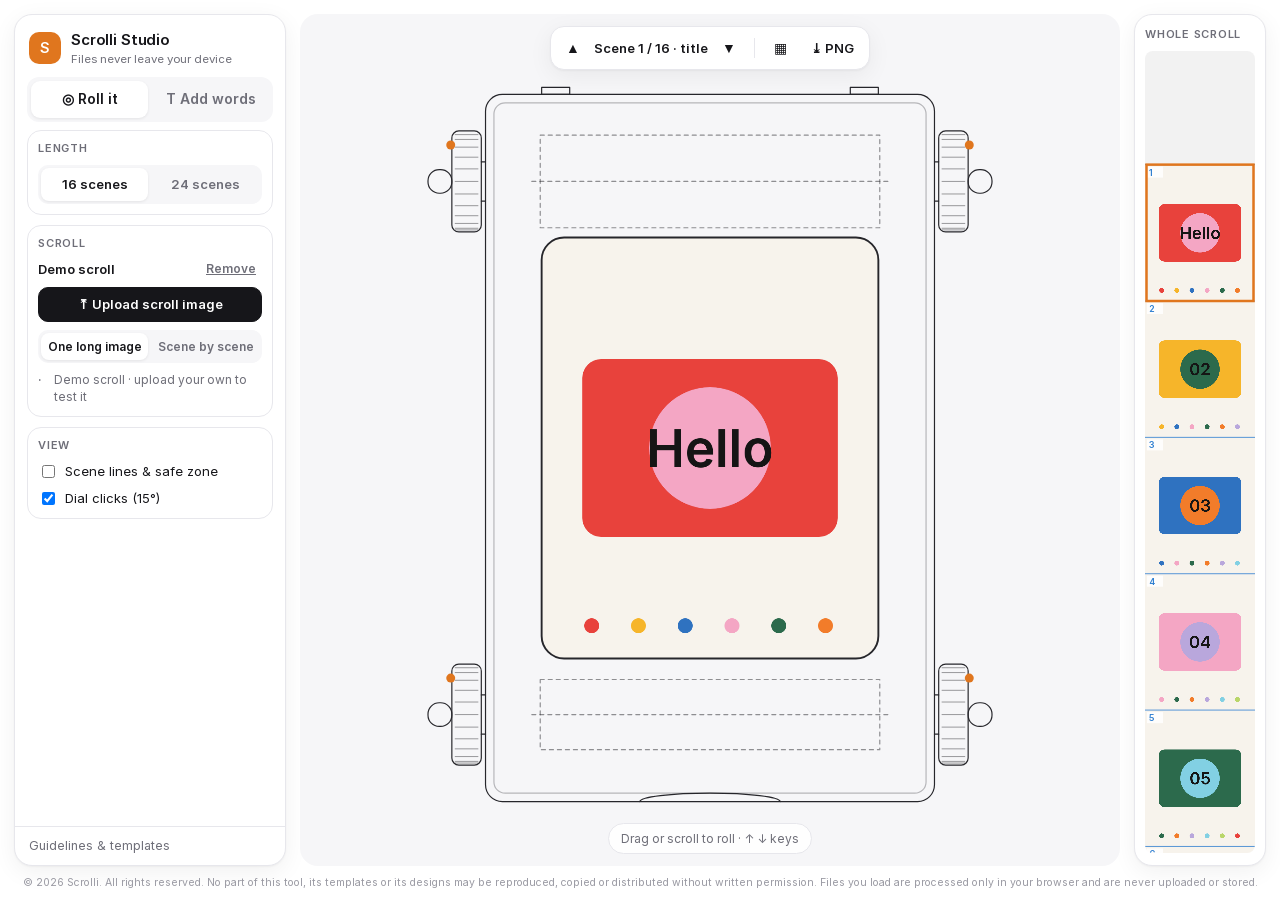
<file: index.html>
<!doctype html>
<html lang="en">
<head>
<meta charset="utf-8">
<meta name="viewport" content="width=device-width, initial-scale=1">
<!-- Privacy: this page cannot send anything anywhere. Files you pick stay in this browser tab. -->
<meta http-equiv="Content-Security-Policy" content="default-src 'self'; img-src 'self' blob: data:; style-src 'self' 'unsafe-inline'; script-src 'self'; connect-src 'none'; form-action 'none'; font-src 'self' blob: data:">
<title>Scrolli Studio</title>
<link rel="stylesheet" href="style.css?v=3">
</head>
<body>
<div class="app">

  <!-- ===== LEFT SIDEBAR ===== -->
  <aside class="side" aria-label="Tools">
    <div class="brand"><span class="logo">S</span><div><b>Scrolli Studio</b><small>Files never leave your device</small></div></div>

    <div class="tabs" role="tablist" aria-label="Mode">
      <button type="button" role="tab" aria-selected="true" id="viewRoll">◎ Roll it</button>
      <button type="button" role="tab" aria-selected="false" id="viewWords">T Add words</button>
    </div>

    <div class="sidescroll">
      <!-- shared -->
      <section class="card" data-show="both">
        <h3>Length</h3>
        <div class="seg" role="radiogroup" aria-label="Number of scenes">
          <button type="button" role="radio" aria-checked="true" data-scenes="16">16 scenes</button>
          <button type="button" role="radio" aria-checked="false" data-scenes="24">24 scenes</button>
        </div>
      </section>

      <section class="card" data-show="both">
        <h3>Scroll</h3>
        <div class="current"><span id="fileName">Demo scroll</span><button type="button" class="link" id="remove">Remove</button></div>
        <label class="btn primary file" id="drop">
          <input type="file" id="file" accept="image/png,image/jpeg,image/webp">
          <span id="dropText">⤒ Upload scroll image</span>
        </label>
        <div class="seg mini" role="radiogroup" aria-label="Upload type">
          <button type="button" role="radio" aria-checked="true" data-mode="strip">One long image</button>
          <button type="button" role="radio" aria-checked="false" data-mode="scenes">Scene by scene</button>
        </div>
        <ul class="checks" id="checkList"></ul>
      </section>

      <!-- words tools -->
      <section class="card" data-show="words">
        <h3>Words</h3>
        <button type="button" class="btn primary" id="wAdd">+ Add words</button>
        <label class="btn file">Load script (.md)<input type="file" id="wScript" accept=".md,.txt,.markdown"></label>
        <div id="wControls" class="wctl">
          <textarea id="wText" rows="2" data-need placeholder="Select words on the scroll (double-click to type there)"></textarea>
          <div class="row"><select id="wFont" data-need aria-label="Font"></select><label class="btn file icon" title="Add your font file">+ Font<input type="file" id="wFontFile" accept=".ttf,.otf,.woff,.woff2" multiple></label></div>
          <div class="row"><span class="lab">Size</span><input type="range" id="wSize" min="6" max="120" step="1" data-need><input type="number" id="wSizeN" min="6" max="200" data-need aria-label="Size in pt"><span class="unit">pt</span></div>
          <div class="row"><span class="lab">Lines</span><input type="range" id="wLh" min="0.8" max="2" step="0.05" data-need aria-label="Line spacing"></div>
          <div class="row swatches" id="swatches"><input type="color" id="wColor" data-need aria-label="Custom colour"></div>
          <div class="row">
            <button type="button" class="btn sq" data-align="left" data-need title="Align left">⟸</button>
            <button type="button" class="btn sq" data-align="center" data-need title="Centre">≡</button>
            <button type="button" class="btn sq" data-align="right" data-need title="Align right">⟹</button>
            <label class="tog"><input type="checkbox" id="wBold" data-need> Bold</label>
          </div>
          <div class="row"><button type="button" class="btn" id="wAll" data-need>Style → all</button><button type="button" class="btn danger" id="wDel" data-need>Delete</button></div>
        </div>
        <div class="row"><button type="button" class="btn" id="wSave">Save words</button><label class="btn file">Open words<input type="file" id="wLoad" accept=".json"></label></div>
        <p class="tiny">Right-click the scroll for a quick menu. Double-click words to type in place.</p>
      </section>

      <section class="card" data-show="both">
        <h3>View</h3>
        <label class="tog"><input type="checkbox" id="guides"> Scene lines &amp; safe zone</label>
        <label class="tog" data-show="roll"><input type="checkbox" id="clicks" checked> Dial clicks (15°)</label>
      </section>
    </div>

    <nav class="sidefoot"><a href="guidelines.html">Guidelines &amp; templates</a></nav>
  </aside>

  <!-- ===== CANVAS ===== -->
  <main class="stage" aria-label="Scroll viewer">
    <div class="toolbar" role="toolbar" aria-label="Navigate">
      <button type="button" class="tb" id="prev" title="Previous scene (Page Up)">▲</button>
      <span class="counter" id="counter" aria-live="polite">Scene 1 / 16</span>
      <button type="button" class="tb" id="next" title="Next scene (Page Down)">▼</button>
      <span class="sep"></span>
      <button type="button" class="tb" id="tbGuides" title="Scene lines &amp; safe zone">▦</button>
      <button type="button" class="tb wide" id="wPng" title="Download a preview PNG of the whole scroll">⤓ PNG</button>
    </div>
    <div class="viewer" id="viewer">
      <canvas id="cv" aria-label="Scroll viewer"></canvas>
      <textarea id="inline" class="inline" hidden aria-label="Edit words"></textarea>
    </div>
    <p class="pill" id="hint">Drag or scroll to roll · ↑ ↓ keys</p>
    <div class="menu" id="menu" role="menu" hidden></div>
  </main>

  <!-- ===== WHOLE SCROLL ===== -->
  <aside class="strippanel" aria-label="Whole scroll">
    <h3>Whole scroll</h3>
    <div class="strip" id="stripBox"><canvas id="strip"></canvas></div>
  </aside>
</div>
<footer class="legal">© 2026 Scrolli. All rights reserved. No part of this tool, its templates or its designs may be reproduced, copied or distributed without written permission. Files you load are processed only in your browser and are never uploaded or stored.</footer>
<script src="app.js?v=3"></script>
</body>
</html>
</file>
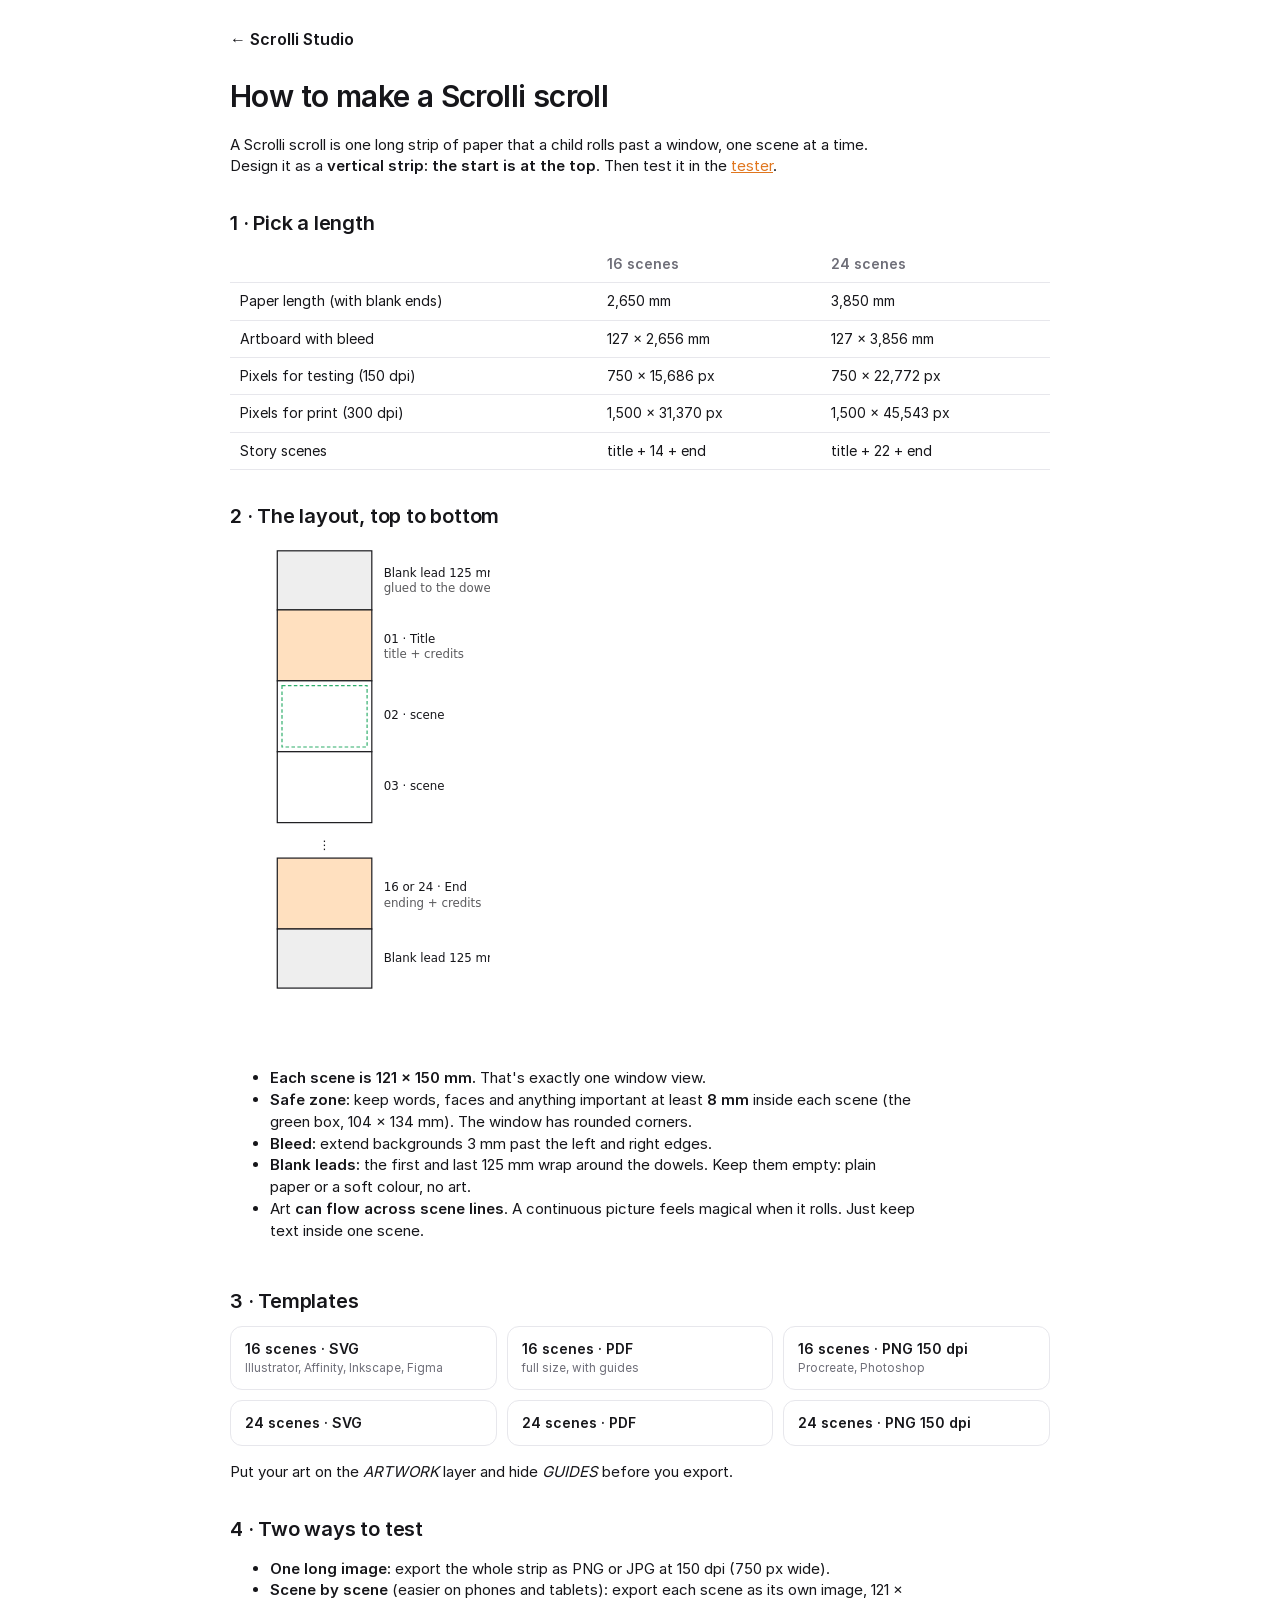
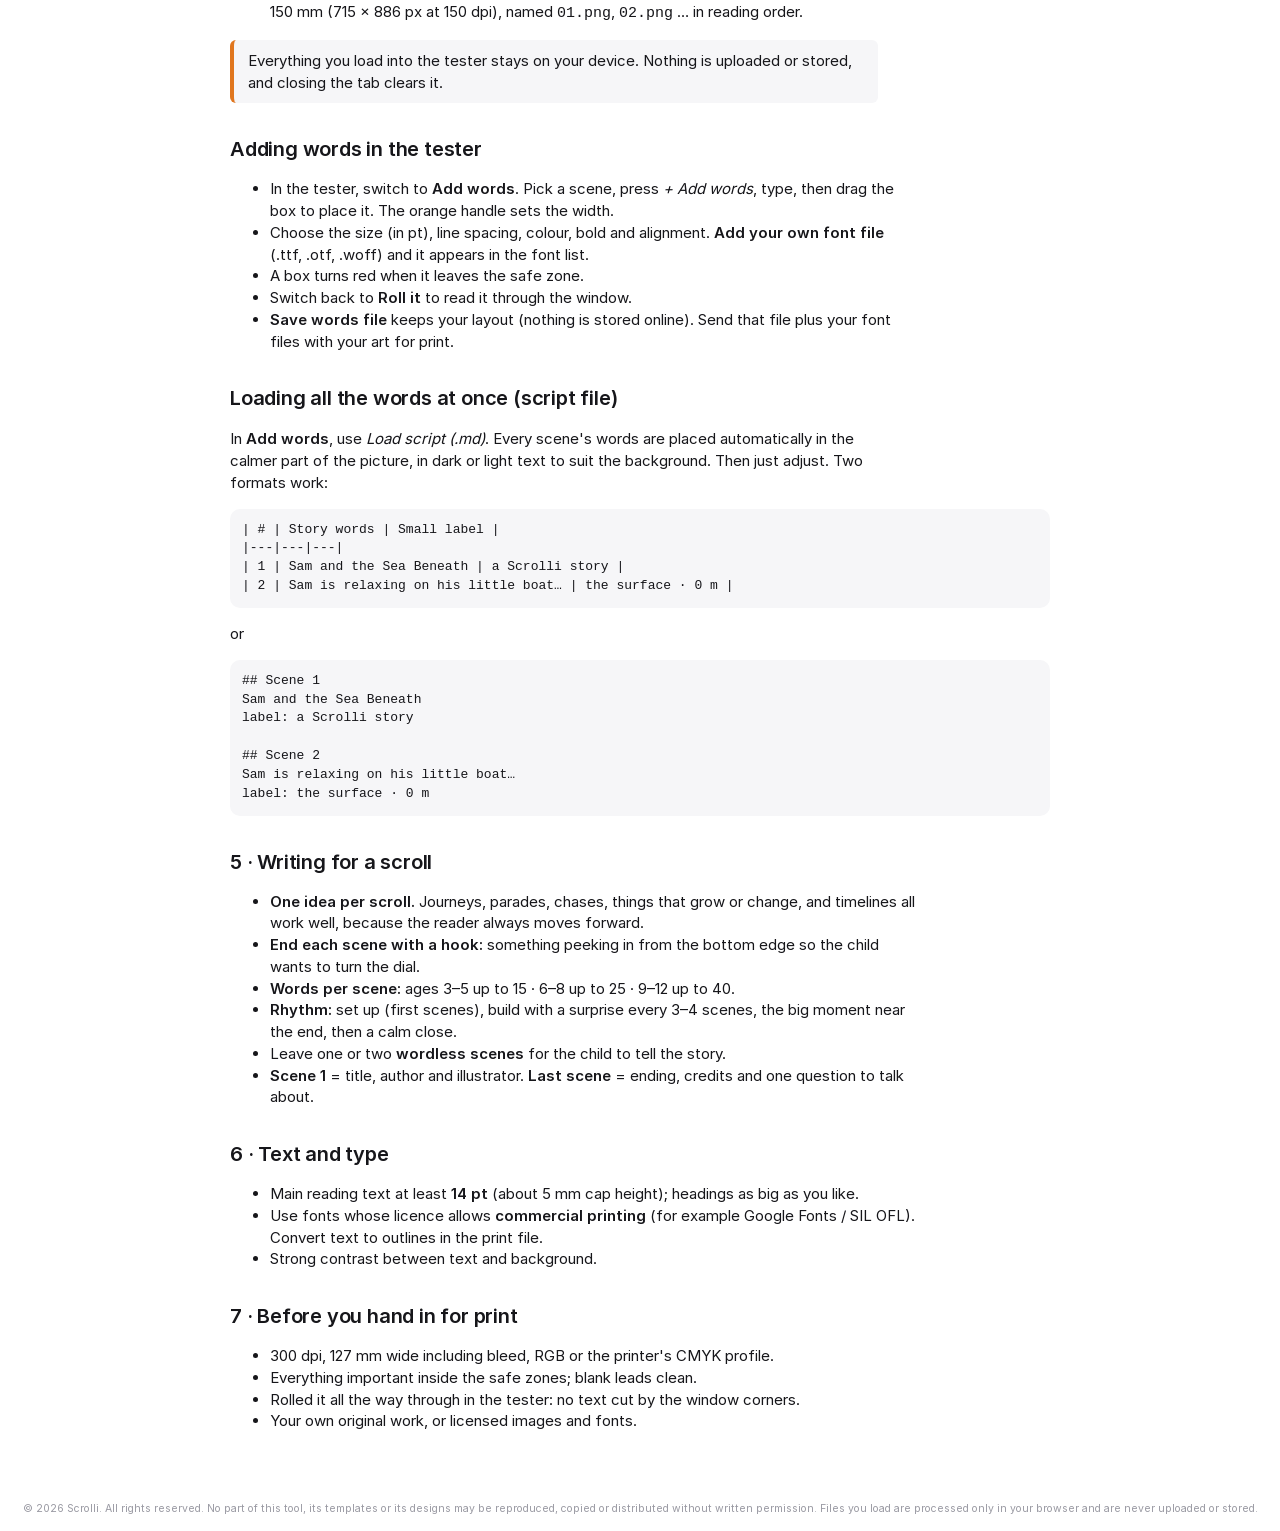
<file: guidelines.html>
<!doctype html>
<html lang="en">
<head>
<meta charset="utf-8">
<meta name="viewport" content="width=device-width, initial-scale=1">
<meta http-equiv="Content-Security-Policy" content="default-src 'self'; img-src 'self' blob: data:; style-src 'self' 'unsafe-inline'; script-src 'self'; connect-src 'none'; form-action 'none'">
<title>Scrolli Studio — guidelines &amp; templates</title>
<link rel="stylesheet" href="style.css?v=3">
</head>
<body>
<main class="doc">
  <div class="topnav"><a class="home" href="index.html">← Scrolli Studio</a></div>
  <h1>How to make a Scrolli scroll</h1>
  <p>A Scrolli scroll is one long strip of paper that a child rolls past a window, one scene at a time. Design it as a <strong>vertical strip: the start is at the top</strong>. Then test it in the <a href="index.html">tester</a>.</p>

  <h2>1 · Pick a length</h2>
  <table>
    <tr><th></th><th>16 scenes</th><th>24 scenes</th></tr>
    <tr><td>Paper length (with blank ends)</td><td>2,650 mm</td><td>3,850 mm</td></tr>
    <tr><td>Artboard with bleed</td><td>127 × 2,656 mm</td><td>127 × 3,856 mm</td></tr>
    <tr><td>Pixels for testing (150 dpi)</td><td>750 × 15,686 px</td><td>750 × 22,772 px</td></tr>
    <tr><td>Pixels for print (300 dpi)</td><td>1,500 × 31,370 px</td><td>1,500 × 45,543 px</td></tr>
    <tr><td>Story scenes</td><td>title + 14 + end</td><td>title + 22 + end</td></tr>
  </table>

  <h2>2 · The layout, top to bottom</h2>
  <div class="figure">
    <svg viewBox="0 0 220 420" role="img" aria-label="Scroll layout from top: blank lead, title scene, story scenes, end scene, blank lead">
      <g font-family="system-ui,sans-serif" font-size="10" fill="currentColor">
        <rect x="40" y="10" width="80" height="50" fill="#eee" stroke="currentColor"/><text x="130" y="32">Blank lead 125 mm</text><text x="130" y="45" opacity=".7">glued to the dowel</text>
        <rect x="40" y="60" width="80" height="60" fill="#ffe0bf" stroke="currentColor"/><text x="130" y="88">01 · Title</text><text x="130" y="101" opacity=".7">title + credits</text>
        <rect x="40" y="120" width="80" height="60" fill="#fff" stroke="currentColor"/><text x="130" y="152">02 · scene</text>
        <rect x="40" y="180" width="80" height="60" fill="#fff" stroke="currentColor"/><text x="130" y="212">03 · scene</text>
        <text x="80" y="262" text-anchor="middle">⋮</text>
        <rect x="40" y="270" width="80" height="60" fill="#ffe0bf" stroke="currentColor"/><text x="130" y="298">16 or 24 · End</text><text x="130" y="311" opacity=".7">ending + credits</text>
        <rect x="40" y="330" width="80" height="50" fill="#eee" stroke="currentColor"/><text x="130" y="358">Blank lead 125 mm</text>
        <rect x="44" y="124" width="72" height="52" fill="none" stroke="#2fae6b" stroke-dasharray="3 2"/>
      </g>
    </svg>
    <ul>
      <li><strong>Each scene is 121 × 150 mm.</strong> That's exactly one window view.</li>
      <li><strong>Safe zone:</strong> keep words, faces and anything important at least <strong>8 mm</strong> inside each scene (the green box, 104 × 134 mm). The window has rounded corners.</li>
      <li><strong>Bleed:</strong> extend backgrounds 3 mm past the left and right edges.</li>
      <li><strong>Blank leads:</strong> the first and last 125 mm wrap around the dowels. Keep them empty: plain paper or a soft colour, no art.</li>
      <li>Art <strong>can flow across scene lines</strong>. A continuous picture feels magical when it rolls. Just keep text inside one scene.</li>
    </ul>
  </div>

  <h2>3 · Templates</h2>
  <div class="dl">
    <a href="templates/Scrolli_template_16_scenes.svg" download>16 scenes · SVG<small>Illustrator, Affinity, Inkscape, Figma</small></a>
    <a href="templates/Scrolli_template_16_scenes.pdf" download>16 scenes · PDF<small>full size, with guides</small></a>
    <a href="templates/Scrolli_template_16_scenes_150dpi.png" download>16 scenes · PNG 150 dpi<small>Procreate, Photoshop</small></a>
    <a href="templates/Scrolli_template_24_scenes.svg" download>24 scenes · SVG</a>
    <a href="templates/Scrolli_template_24_scenes.pdf" download>24 scenes · PDF</a>
    <a href="templates/Scrolli_template_24_scenes_150dpi.png" download>24 scenes · PNG 150 dpi</a>
  </div>
  <p>Put your art on the <em>ARTWORK</em> layer and hide <em>GUIDES</em> before you export.</p>

  <h2>4 · Two ways to test</h2>
  <ul>
    <li><strong>One long image:</strong> export the whole strip as PNG or JPG at 150 dpi (750 px wide).</li>
    <li><strong>Scene by scene</strong> (easier on phones and tablets): export each scene as its own image, 121 × 150 mm (715 × 886 px at 150 dpi), named <code>01.png</code>, <code>02.png</code> … in reading order.</li>
  </ul>
  <p class="note">Everything you load into the tester stays on your device. Nothing is uploaded or stored, and closing the tab clears it.</p>

  <h2>Adding words in the tester</h2>
  <ul>
    <li>In the tester, switch to <strong>Add words</strong>. Pick a scene, press <em>+ Add words</em>, type, then drag the box to place it. The orange handle sets the width.</li>
    <li>Choose the size (in pt), line spacing, colour, bold and alignment. <strong>Add your own font file</strong> (.ttf, .otf, .woff) and it appears in the font list.</li>
    <li>A box turns red when it leaves the safe zone.</li>
    <li>Switch back to <strong>Roll it</strong> to read it through the window.</li>
    <li><strong>Save words file</strong> keeps your layout (nothing is stored online). Send that file plus your font files with your art for print.</li>
  </ul>

  <h2>Loading all the words at once (script file)</h2>
  <p>In <strong>Add words</strong>, use <em>Load script (.md)</em>. Every scene's words are placed automatically in the calmer part of the picture, in dark or light text to suit the background. Then just adjust. Two formats work:</p>
<pre>| # | Story words | Small label |
|---|---|---|
| 1 | Sam and the Sea Beneath | a Scrolli story |
| 2 | Sam is relaxing on his little boat… | the surface · 0 m |</pre>
<p>or</p>
<pre>## Scene 1
Sam and the Sea Beneath
label: a Scrolli story

## Scene 2
Sam is relaxing on his little boat…
label: the surface · 0 m</pre>

  <h2>5 · Writing for a scroll</h2>
  <ul>
    <li><strong>One idea per scroll.</strong> Journeys, parades, chases, things that grow or change, and timelines all work well, because the reader always moves forward.</li>
    <li><strong>End each scene with a hook:</strong> something peeking in from the bottom edge so the child wants to turn the dial.</li>
    <li><strong>Words per scene:</strong> ages 3–5 up to 15 · 6–8 up to 25 · 9–12 up to 40.</li>
    <li><strong>Rhythm:</strong> set up (first scenes), build with a surprise every 3–4 scenes, the big moment near the end, then a calm close.</li>
    <li>Leave one or two <strong>wordless scenes</strong> for the child to tell the story.</li>
    <li><strong>Scene 1</strong> = title, author and illustrator. <strong>Last scene</strong> = ending, credits and one question to talk about.</li>
  </ul>

  <h2>6 · Text and type</h2>
  <ul>
    <li>Main reading text at least <strong>14 pt</strong> (about 5 mm cap height); headings as big as you like.</li>
    <li>Use fonts whose licence allows <strong>commercial printing</strong> (for example Google Fonts / SIL OFL). Convert text to outlines in the print file.</li>
    <li>Strong contrast between text and background.</li>
  </ul>

  <h2>7 · Before you hand in for print</h2>
  <ul>
    <li>300 dpi, 127 mm wide including bleed, RGB or the printer's CMYK profile.</li>
    <li>Everything important inside the safe zones; blank leads clean.</li>
    <li>Rolled it all the way through in the tester: no text cut by the window corners.</li>
    <li>Your own original work, or licensed images and fonts.</li>
  </ul>
</main>
<footer class="legal static">© 2026 Scrolli. All rights reserved. No part of this tool, its templates or its designs may be reproduced, copied or distributed without written permission. Files you load are processed only in your browser and are never uploaded or stored.</footer>
</body>
</html>
</file>
<file: style.css>
@font-face{font-family:"Inter";src:url("fonts/Inter-400.woff") format("woff");font-weight:400;font-display:swap}
@font-face{font-family:"Inter";src:url("fonts/Inter-600.woff") format("woff");font-weight:600 700;font-display:swap}
@font-face{font-family:"Nunito";src:url("fonts/Nunito-400.woff") format("woff");font-weight:400;font-display:swap}
@font-face{font-family:"Nunito";src:url("fonts/Nunito-800.woff") format("woff");font-weight:800;font-display:swap}
:root{
  --bg:#ffffff;--soft:#f6f6f8;--panel:#ffffff;--ink:#16161a;--muted:#6e6e78;--line:#e7e7ec;--accent:#e0761e;--accent-soft:#fdf1e6;--wire:#26262b;
  --ok:#2c7a4b;--warn:#b7791f;--bad:#c8322b;--shadow:0 1px 2px rgba(16,16,24,.04),0 6px 24px rgba(16,16,24,.06);
  --font:-apple-system,BlinkMacSystemFont,"SF Pro Text","Inter","Segoe UI",Roboto,Helvetica,Arial,sans-serif;
}
*{box-sizing:border-box}
html,body{height:100%}
body{margin:0;background:var(--bg);color:var(--ink);font:14px/1.45 var(--font);-webkit-font-smoothing:antialiased}
a{color:var(--accent)}
button{font:inherit}
.app{display:grid;grid-template-columns:272px minmax(0,1fr) 132px;gap:14px;height:calc(100vh - 34px);padding:14px 14px 0}

/* sidebar */
.side{display:flex;flex-direction:column;min-height:0;background:var(--panel);border:1px solid var(--line);border-radius:18px;box-shadow:var(--shadow);overflow:hidden}
.brand{display:flex;gap:10px;align-items:center;padding:14px 14px 10px}
.brand b{display:block;font-size:15px;letter-spacing:-.01em}
.brand small{display:block;color:var(--muted);font-size:11.5px}
.logo{width:32px;height:32px;border-radius:10px;background:var(--accent);color:#fff;display:grid;place-items:center;font-weight:700}
.tabs{display:grid;grid-template-columns:1fr 1fr;gap:4px;margin:0 12px 8px;padding:4px;background:var(--soft);border-radius:12px}
.tabs button{border:0;background:transparent;padding:8px 6px;border-radius:9px;color:var(--muted);font-weight:600;cursor:pointer}
.tabs button[aria-selected="true"]{background:#fff;color:var(--ink);box-shadow:0 1px 3px rgba(0,0,0,.08)}
.sidescroll{flex:1;min-height:0;overflow-y:auto;overflow-x:hidden;padding:0 12px 10px;display:grid;grid-template-columns:minmax(0,1fr);gap:10px;align-content:start}
.sidescroll>*,.card>*,.wctl>*{min-width:0}
.card{border:1px solid var(--line);border-radius:14px;padding:10px;display:grid;grid-template-columns:minmax(0,1fr);gap:8px;min-width:0}
.card h3,.strippanel h3{margin:0;font-size:11px;letter-spacing:.07em;text-transform:uppercase;color:var(--muted);font-weight:600}
.sidefoot{padding:10px 14px;border-top:1px solid var(--line);font-size:12.5px}
.sidefoot a{color:var(--muted);text-decoration:none}.sidefoot a:hover{color:var(--ink)}
.seg{display:grid;grid-template-columns:1fr 1fr;gap:4px;padding:3px;background:var(--soft);border-radius:10px}
.seg button{border:0;background:transparent;border-radius:8px;padding:7px 4px;color:var(--muted);font-weight:600;cursor:pointer;font-size:13px}
.seg button[aria-checked="true"]{background:#fff;color:var(--ink);box-shadow:0 1px 3px rgba(0,0,0,.08)}
.seg.mini button{font-size:12px;padding:5px 4px}
.btn{display:inline-flex;align-items:center;justify-content:center;gap:6px;border:1px solid var(--line);background:#fff;color:var(--ink);border-radius:10px;padding:7px 10px;font-weight:600;font-size:13px;cursor:pointer;text-align:center}
.btn:hover{background:var(--soft)}
.btn.primary{background:var(--ink);color:#fff;border-color:var(--ink)}
.btn.primary:hover{background:#2b2b31}
.btn.danger{color:var(--bad)}
.btn.sq{width:34px;padding:7px 0}
.btn[aria-pressed="true"]{border-color:var(--accent);background:var(--accent-soft)}
.btn.file{position:relative;overflow:hidden}
.btn.file input{position:absolute;inset:0;opacity:0;cursor:pointer}
.btn.file.over{outline:2px dashed var(--accent)}
.current{display:flex;justify-content:space-between;align-items:center;font-size:13px;font-weight:600}
.current span{overflow:hidden;text-overflow:ellipsis;white-space:nowrap}
.link{background:none;border:0;color:var(--muted);font-size:12px;cursor:pointer;text-decoration:underline}
.checks{list-style:none;margin:0;padding:0;display:grid;gap:3px;font-size:12px;color:var(--muted)}
.checks:empty{display:none}
.checks li{padding-left:16px;position:relative}
.checks li::before{position:absolute;left:0;font-weight:700}
.checks .ok::before{content:"✓";color:var(--ok)}.checks .warn::before{content:"!";color:var(--warn)}.checks .bad::before{content:"✕";color:var(--bad)}.checks .info::before{content:"·"}
.tog{display:flex;gap:7px;align-items:center;font-size:13px;cursor:pointer}
.wctl{display:grid;gap:7px}
.wctl textarea,.wctl select,.wctl input[type=number]{font:13px var(--font);padding:7px;border:1px solid var(--line);border-radius:9px;background:#fff;color:var(--ink);width:100%}
.wctl textarea{resize:vertical}
.wctl input[type=number]{width:54px;padding:5px}
.row{display:flex;gap:6px;align-items:center}
.row select{flex:1;min-width:0}
.row input[type=range]{flex:1;min-width:0;accent-color:var(--accent)}
.lab{font-size:12px;color:var(--muted);width:36px}
.unit{font-size:12px;color:var(--muted)}
.swatches{flex-wrap:wrap;gap:5px}
.sw{width:22px;height:22px;border-radius:50%;border:1px solid rgba(0,0,0,.15);cursor:pointer;padding:0}
.sw[aria-pressed="true"]{outline:2px solid var(--accent);outline-offset:1px}
.swatches input[type=color]{width:24px;height:24px;border:0;padding:0;background:none;cursor:pointer}
.wctl :disabled{opacity:.4;cursor:default}
.tiny{font-size:11.5px;color:var(--muted);margin:0}
[data-show="words"]{display:none}
.wordsmode [data-show="words"]{display:grid}
.wordsmode [data-show="roll"]{display:none}

/* stage */
.stage{position:relative;min-width:0;min-height:0;background:var(--soft);border-radius:18px;overflow:hidden}
.viewer{position:absolute;inset:0;touch-action:none;user-select:none}
.viewer canvas{display:block;width:100%;height:100%;cursor:grab}
.viewer canvas.grabbing{cursor:grabbing}
.toolbar{position:absolute;z-index:3;top:12px;left:50%;transform:translateX(-50%);display:flex;align-items:center;gap:4px;padding:5px;background:#fff;border:1px solid var(--line);border-radius:14px;box-shadow:var(--shadow)}
.tb{border:0;background:transparent;min-width:34px;height:32px;border-radius:9px;cursor:pointer;color:var(--ink);font-size:14px}
.tb:hover{background:var(--soft)}
.tb.on{background:var(--accent-soft);color:var(--accent)}
.tb.wide{padding:0 10px;font-weight:600;font-size:13px}
.counter{font-weight:600;font-size:13px;min-width:112px;text-align:center}
.sep{width:1px;height:20px;background:var(--line);margin:0 4px}
.pill{position:absolute;z-index:3;bottom:12px;left:50%;transform:translateX(-50%);margin:0;padding:6px 12px;background:rgba(255,255,255,.92);border:1px solid var(--line);border-radius:999px;font-size:12px;color:var(--muted);white-space:nowrap}
.inline{position:absolute;z-index:4;border:2px solid var(--accent);background:rgba(255,255,255,.85);border-radius:4px;padding:0;margin:0;resize:none;overflow:hidden;outline:none}
.menu{position:fixed;z-index:10;min-width:200px;background:#fff;border:1px solid var(--line);border-radius:12px;box-shadow:0 12px 40px rgba(0,0,0,.14);padding:6px;display:grid;gap:2px}
.menu[hidden]{display:none}
.menu button.mi{border:0;background:transparent;text-align:left;padding:7px 10px;border-radius:8px;cursor:pointer;font-size:13px;color:var(--ink)}
.menu button.mi:hover{background:var(--soft)}
.menu .mrow{display:flex;gap:4px;padding:4px 6px;align-items:center}
.menu .mrow .btn{padding:4px 8px;font-size:12px}
.menu hr{border:0;border-top:1px solid var(--line);margin:4px 0}
.menu .danger{color:var(--bad)}

/* whole-scroll strip */
.strippanel{display:flex;flex-direction:column;gap:8px;min-height:0;background:var(--panel);border:1px solid var(--line);border-radius:18px;box-shadow:var(--shadow);padding:12px 10px}
.strip{flex:1;min-height:0;overflow:auto;border-radius:8px;background:var(--soft);scrollbar-width:thin}
.strip canvas{display:block;width:100%;cursor:pointer}
.legal{height:34px;display:flex;align-items:center;justify-content:center;padding:0 16px;font-size:10.5px;color:#9a9aa3;text-align:center;line-height:1.3}

:focus-visible{outline:2px solid var(--accent);outline-offset:2px}

@media (max-width:900px){
  .app{grid-template-columns:minmax(0,1fr);height:auto;padding:10px}
  .side{order:2}.stage{order:1;height:78vh}.strippanel{order:3;height:50vh}
  .legal{height:auto;padding:12px 16px}
}

/* guidelines page */
.doc{max-width:860px;margin:0 auto;padding:28px 20px 40px}
.doc .topnav{display:flex;justify-content:space-between;align-items:center;margin-bottom:24px}
.doc .topnav a.home{font-weight:700;color:var(--ink);text-decoration:none;font-size:16px}
.doc h1{font-size:30px;margin:0 0 6px;letter-spacing:-.02em}
.doc h2{font-size:20px;margin:32px 0 8px;letter-spacing:-.01em}
.doc p,.doc li{max-width:72ch;font-size:15px}
.doc table{border-collapse:collapse;width:100%;font-size:14px;margin:8px 0}
.doc th,.doc td{border-bottom:1px solid var(--line);padding:8px 10px;text-align:left;vertical-align:top}
.doc th{color:var(--muted);font-weight:600}
.dl{display:grid;grid-template-columns:repeat(auto-fit,minmax(220px,1fr));gap:10px;margin:10px 0}
.dl a{display:block;background:#fff;border:1px solid var(--line);border-radius:12px;padding:12px 14px;text-decoration:none;color:var(--ink);font-weight:600}
.dl a small{display:block;color:var(--muted);font-weight:400}
.figure{display:flex;gap:18px;align-items:flex-start;flex-wrap:wrap}
.figure svg{max-width:260px;width:100%;height:auto}
.note{background:var(--soft);border-left:4px solid var(--accent);padding:10px 14px;border-radius:6px}
.doc pre{background:var(--soft);padding:12px;border-radius:10px;overflow:auto;font-size:13px}
.legal.static{height:auto;padding:16px}
</file>
